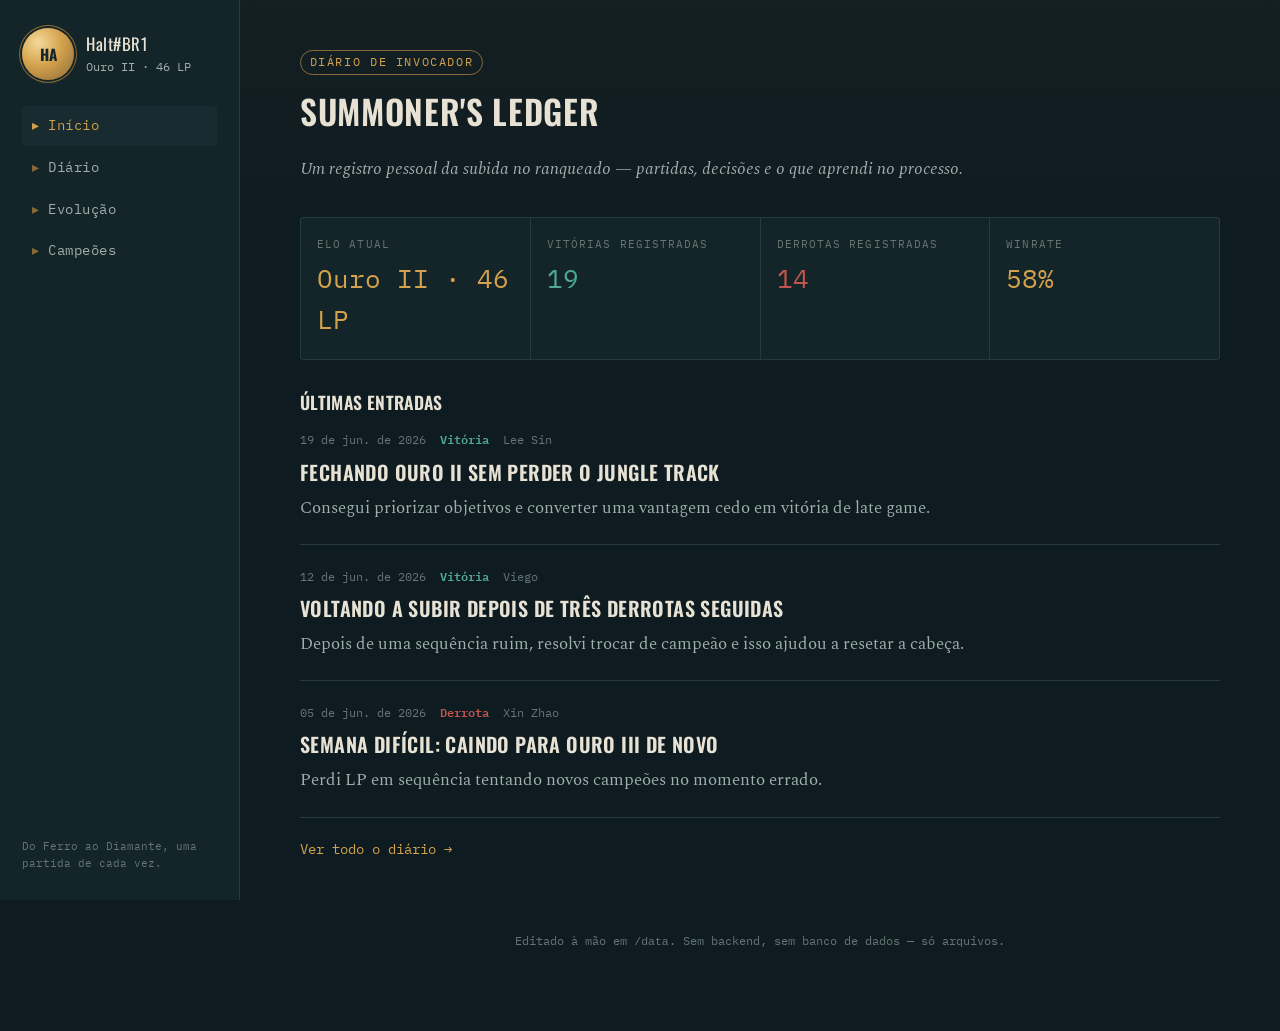
<file: index.html>
<!DOCTYPE html>
<html lang="pt-BR">
<head>
<meta charset="UTF-8">
<meta name="viewport" content="width=device-width, initial-scale=1.0">
<title>Summoner's Ledger — Diário de Progresso</title>
<link rel="preconnect" href="https://fonts.googleapis.com">
<link rel="preconnect" href="https://fonts.gstatic.com" crossorigin>
<link href="https://fonts.googleapis.com/css2?family=Oswald:wght@500;600;700&family=Spectral:ital,wght@0,400;0,600;1,400&family=IBM+Plex+Mono:wght@400;500&display=swap" rel="stylesheet">
<link rel="stylesheet" href="css/style.css">
</head>
<body>
<div class="shell">
  <div id="sidebar-mount"></div>
  <main>
    <div class="content-wrap">
      <span class="eyebrow">Diário de invocador</span>
      <h1 class="page-title">Summoner's Ledger</h1>
      <p class="page-sub">Um registro pessoal da subida no ranqueado — partidas, decisões e o que aprendi no processo.</p>

      <div id="snapshot" class="stat-row"></div>

      <h2 style="font-size:1.1rem; margin-bottom: 14px;">Últimas entradas</h2>
      <div id="latest-posts"></div>
      <p style="margin-top:18px;"><a href="posts.html" class="back-link">Ver todo o diário →</a></p>

      <div class="footnote">Editado à mão em <code>/data</code>. Sem backend, sem banco de dados — só arquivos.</div>
    </div>
  </main>
</div>

<script src="js/data.js"></script>
<script src="js/nav.js"></script>
<script>
async function init() {
  renderSidebar("index.html");

  const [posts, stats] = await Promise.all([loadPosts(), loadStats()]);
  const agg = computeAggregate(stats);
  const latestRank = stats[stats.length - 1];

  document.getElementById("snapshot").innerHTML = `
    <div class="stat-cell">
      <div class="label">Elo atual</div>
      <div class="value">${rankLabel(latestRank)}</div>
    </div>
    <div class="stat-cell">
      <div class="label">Vitórias registradas</div>
      <div class="value win">${agg.wins}</div>
    </div>
    <div class="stat-cell">
      <div class="label">Derrotas registradas</div>
      <div class="value loss">${agg.losses}</div>
    </div>
    <div class="stat-cell">
      <div class="label">Winrate</div>
      <div class="value">${agg.winrate}%</div>
    </div>
  `;

  const sorted = [...posts].sort((a, b) => b.date.localeCompare(a.date)).slice(0, 3);
  const container = document.getElementById("latest-posts");
  if (sorted.length === 0) {
    container.innerHTML = `<div class="empty">Nenhuma entrada ainda. Adicione uma em data/posts.json.</div>`;
    return;
  }
  container.innerHTML = sorted
    .map(
      (p) => `
    <article class="post-entry">
      <div class="meta">
        <span>${formatDate(p.date)}</span>
        <span class="result ${p.result}">${p.result === "win" ? "Vitória" : "Derrota"}</span>
        <span>${p.champion}</span>
      </div>
      <h3><a href="post.html?id=${encodeURIComponent(p.id)}">${p.title}</a></h3>
      <p class="summary">${p.summary}</p>
    </article>`
    )
    .join("");
}
init();
</script>
</body>
</html>
</file>
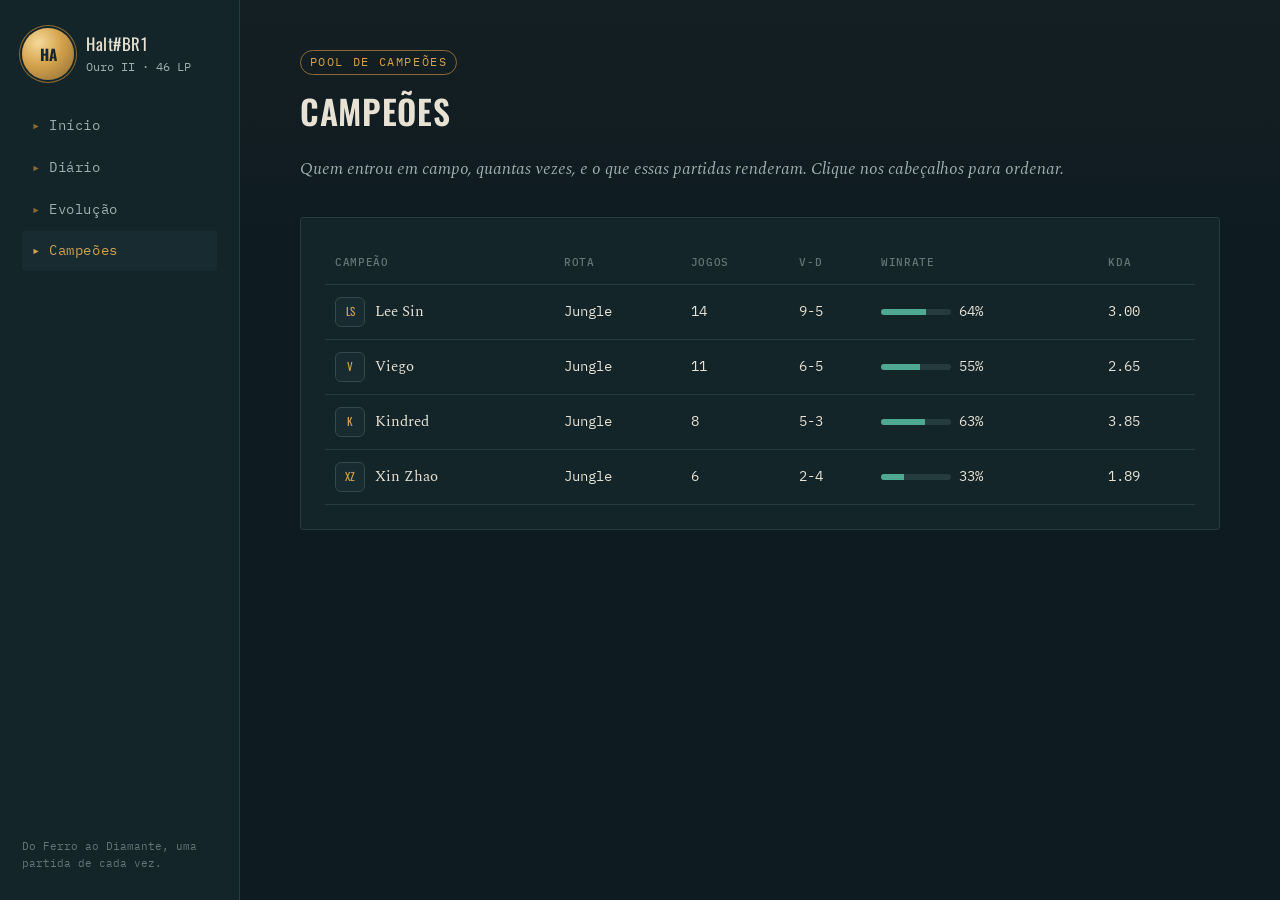
<file: champions.html>
<!DOCTYPE html>
<html lang="pt-BR">
<head>
<meta charset="UTF-8">
<meta name="viewport" content="width=device-width, initial-scale=1.0">
<title>Campeões — Summoner's Ledger</title>
<link rel="preconnect" href="https://fonts.googleapis.com">
<link rel="preconnect" href="https://fonts.gstatic.com" crossorigin>
<link href="https://fonts.googleapis.com/css2?family=Oswald:wght@500;600;700&family=Spectral:ital,wght@0,400;0,600;1,400&family=IBM+Plex+Mono:wght@400;500&display=swap" rel="stylesheet">
<link rel="stylesheet" href="css/style.css">
</head>
<body>
<div class="shell">
  <div id="sidebar-mount"></div>
  <main>
    <div class="content-wrap">
      <span class="eyebrow">Pool de campeões</span>
      <h1 class="page-title">Campeões</h1>
      <p class="page-sub">Quem entrou em campo, quantas vezes, e o que essas partidas renderam. Clique nos cabeçalhos para ordenar.</p>

      <div class="panel">
        <table class="champs">
          <thead>
            <tr>
              <th data-sort="name">Campeão</th>
              <th data-sort="role">Rota</th>
              <th data-sort="games">Jogos</th>
              <th data-sort="wins">V-D</th>
              <th data-sort="winrate">Winrate</th>
              <th data-sort="kda">KDA</th>
            </tr>
          </thead>
          <tbody id="champ-tbody"></tbody>
        </table>
        <div id="empty-state"></div>
      </div>
    </div>
  </main>
</div>

<script src="js/data.js"></script>
<script src="js/nav.js"></script>
<script src="js/champions.js"></script>
<script>
async function init() {
  renderSidebar("champions.html");
  CHAMPS = await loadChampions();
  if (!CHAMPS.length) {
    document.getElementById("empty-state").innerHTML = `<div class="empty">Nenhum campeão registrado ainda. Adicione em data/champions.json.</div>`;
    return;
  }
  initSorting();
  sortAndRender();
}
init();
</script>
</body>
</html>
</file>
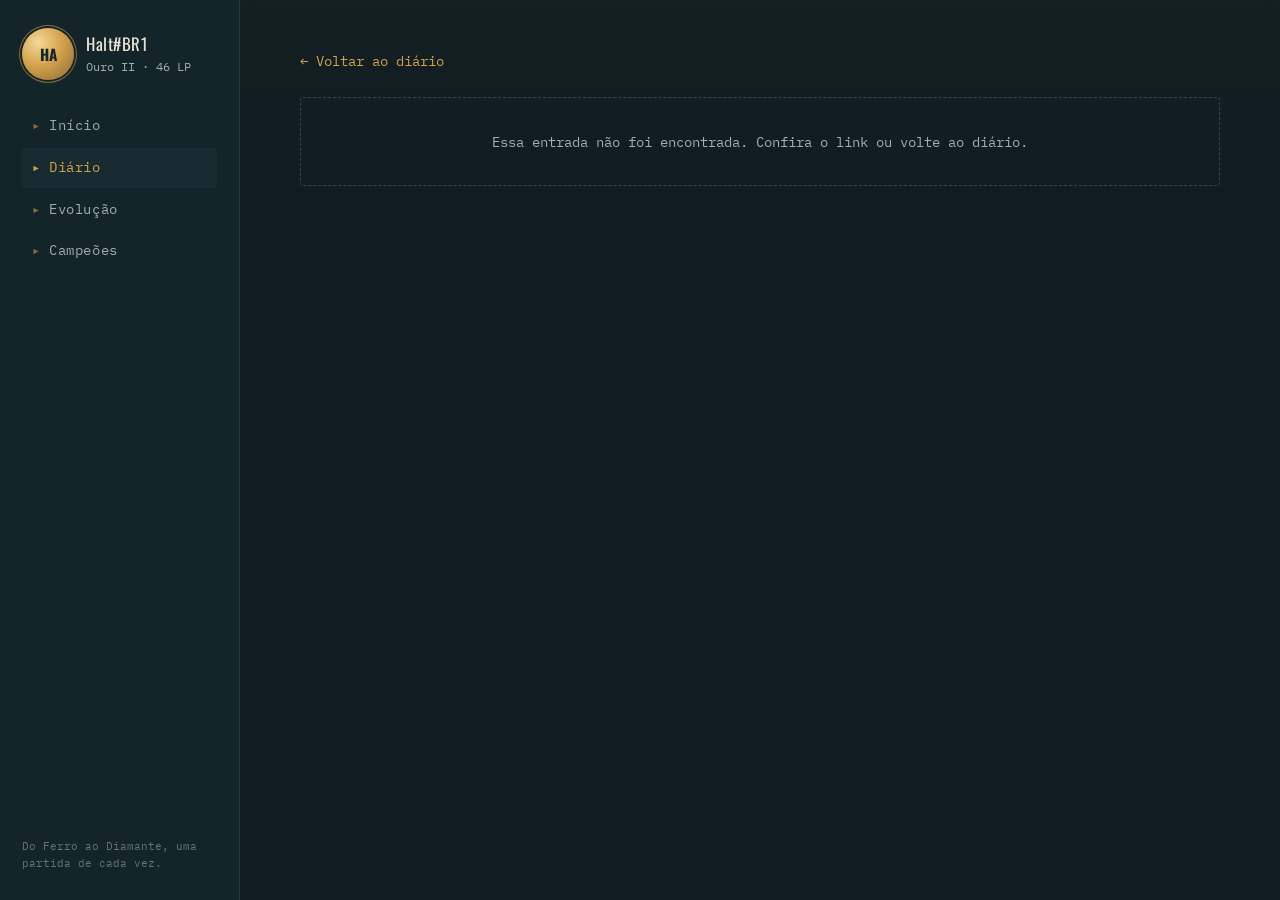
<file: post.html>
<!DOCTYPE html>
<html lang="pt-BR">
<head>
<meta charset="UTF-8">
<meta name="viewport" content="width=device-width, initial-scale=1.0">
<title>Entrada — Summoner's Ledger</title>
<link rel="preconnect" href="https://fonts.googleapis.com">
<link rel="preconnect" href="https://fonts.gstatic.com" crossorigin>
<link href="https://fonts.googleapis.com/css2?family=Oswald:wght@500;600;700&family=Spectral:ital,wght@0,400;0,600;1,400&family=IBM+Plex+Mono:wght@400;500&display=swap" rel="stylesheet">
<link rel="stylesheet" href="css/style.css">
</head>
<body>
<div class="shell">
  <div id="sidebar-mount"></div>
  <main>
    <div class="content-wrap" id="post-container">
      <a href="posts.html" class="back-link">← Voltar ao diário</a>
      <div class="empty">Carregando...</div>
    </div>
  </main>
</div>

<script src="js/data.js"></script>
<script src="js/nav.js"></script>
<script>
async function init() {
  renderSidebar("posts.html");

  const params = new URLSearchParams(location.search);
  const id = params.get("id");
  const posts = await loadPosts();
  const post = posts.find((p) => p.id === id);
  const container = document.getElementById("post-container");

  if (!post) {
    container.innerHTML = `
      <a href="posts.html" class="back-link">← Voltar ao diário</a>
      <div class="empty">Essa entrada não foi encontrada. Confira o link ou volte ao diário.</div>
    `;
    return;
  }

  document.title = `${post.title} — Summoner's Ledger`;

  container.innerHTML = `
    <a href="posts.html" class="back-link">← Voltar ao diário</a>
    <div class="meta" style="margin-bottom: 10px;">
      <span>${formatDate(post.date)}</span>
      <span class="result ${post.result}">${post.result === "win" ? "Vitória" : "Derrota"}</span>
      <span>${post.champion}</span>
    </div>
    <h1 class="page-title" style="font-size: 1.8rem;">${post.title}</h1>
    <div style="margin-bottom: 24px;">${(post.tags || []).map((t) => `<span class="tag">${t}</span>`).join("")}</div>
    <div class="post-body">
      ${post.content.map((para) => `<p>${para}</p>`).join("")}
    </div>
  `;
}
init();
</script>
</body>
</html>
</file>
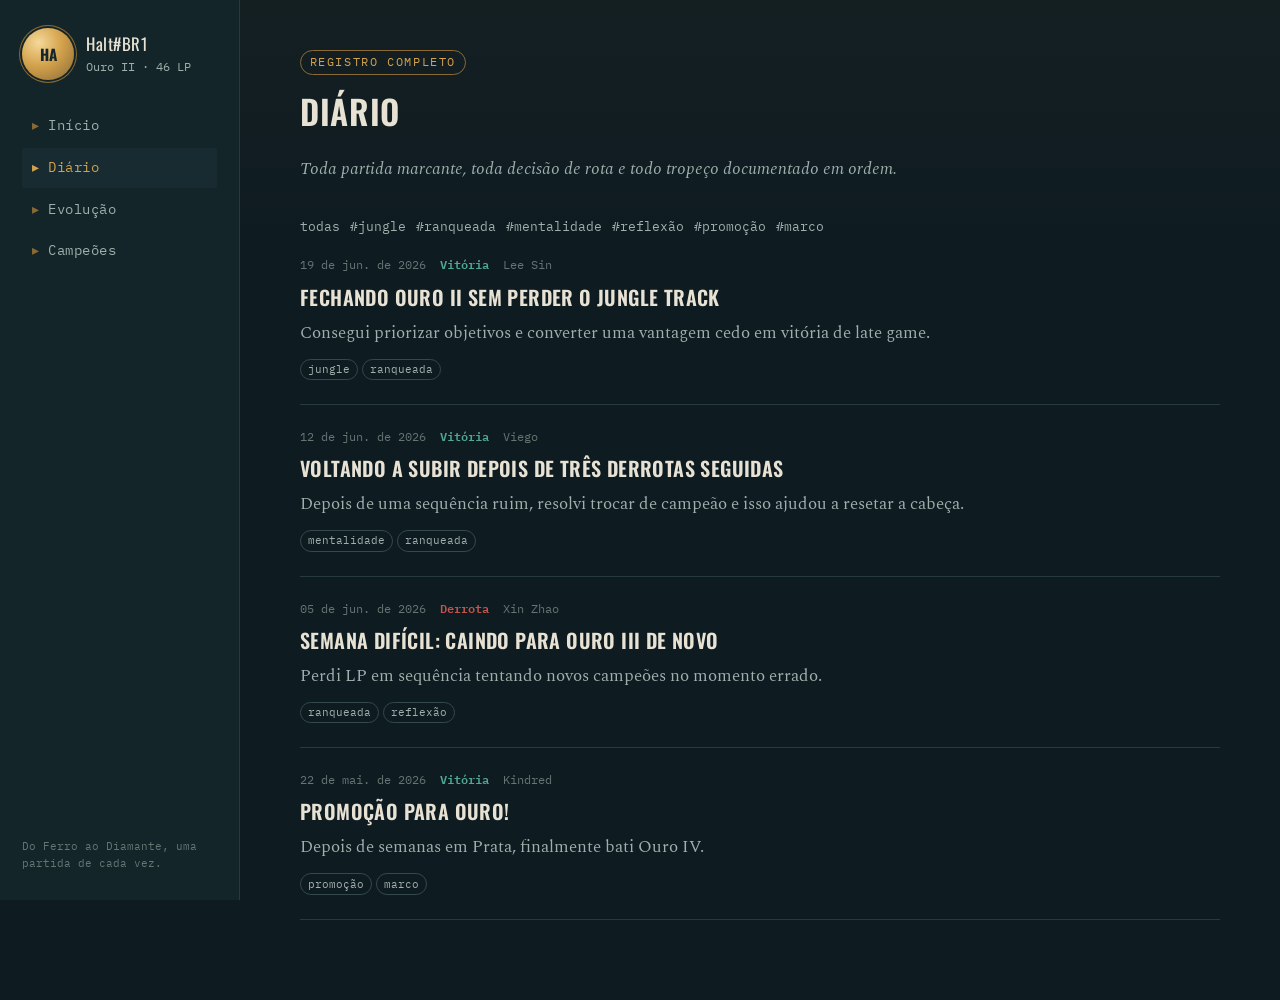
<file: posts.html>
<!DOCTYPE html>
<html lang="pt-BR">
<head>
<meta charset="UTF-8">
<meta name="viewport" content="width=device-width, initial-scale=1.0">
<title>Diário — Summoner's Ledger</title>
<link rel="preconnect" href="https://fonts.googleapis.com">
<link rel="preconnect" href="https://fonts.gstatic.com" crossorigin>
<link href="https://fonts.googleapis.com/css2?family=Oswald:wght@500;600;700&family=Spectral:ital,wght@0,400;0,600;1,400&family=IBM+Plex+Mono:wght@400;500&display=swap" rel="stylesheet">
<link rel="stylesheet" href="css/style.css">
</head>
<body>
<div class="shell">
  <div id="sidebar-mount"></div>
  <main>
    <div class="content-wrap">
      <span class="eyebrow">Registro completo</span>
      <h1 class="page-title">Diário</h1>
      <p class="page-sub">Toda partida marcante, toda decisão de rota e todo tropeço documentado em ordem.</p>

      <div id="filters" style="margin-bottom: 18px; font-family: var(--mono); font-size: 0.8rem;"></div>
      <div id="post-list"></div>
    </div>
  </main>
</div>

<script src="js/data.js"></script>
<script src="js/nav.js"></script>
<script>
let ALL_POSTS = [];
let ACTIVE_TAG = null;

function render() {
  const list = ACTIVE_TAG ? ALL_POSTS.filter((p) => p.tags?.includes(ACTIVE_TAG)) : ALL_POSTS;
  const container = document.getElementById("post-list");
  if (list.length === 0) {
    container.innerHTML = `<div class="empty">Nenhuma entrada encontrada para esse filtro.</div>`;
    return;
  }
  container.innerHTML = list
    .map(
      (p) => `
    <article class="post-entry">
      <div class="meta">
        <span>${formatDate(p.date)}</span>
        <span class="result ${p.result}">${p.result === "win" ? "Vitória" : "Derrota"}</span>
        <span>${p.champion}</span>
      </div>
      <h3><a href="post.html?id=${encodeURIComponent(p.id)}">${p.title}</a></h3>
      <p class="summary">${p.summary}</p>
      <div style="margin-top:8px;">${(p.tags || []).map((t) => `<span class="tag">${t}</span>`).join("")}</div>
    </article>`
    )
    .join("");
}

async function init() {
  renderSidebar("posts.html");
  ALL_POSTS = (await loadPosts()).sort((a, b) => b.date.localeCompare(a.date));

  const tags = [...new Set(ALL_POSTS.flatMap((p) => p.tags || []))];
  const filterBar = document.getElementById("filters");
  filterBar.innerHTML =
    `<a href="#" data-tag="" style="margin-right:10px; color: var(--ink-dim);">todas</a>` +
    tags.map((t) => `<a href="#" data-tag="${t}" style="margin-right:10px; color: var(--ink-dim);">#${t}</a>`).join("");
  filterBar.addEventListener("click", (e) => {
    if (e.target.tagName !== "A") return;
    e.preventDefault();
    ACTIVE_TAG = e.target.dataset.tag || null;
    render();
  });

  render();
}
init();
</script>
</body>
</html>
</file>
<file: css/style.css>
/* ============================================================
   TOKENS — "Summoner's Ledger"
   A coach's clipboard meets a rank-climb logbook.
   ============================================================ */
:root {
  --bg: #0E1B21;
  --bg-panel: #142529;
  --bg-panel-raised: #182b30;
  --ink: #E7E2D3;
  --ink-dim: #9FB0AC;
  --ink-faint: #647572;
  --gold: #D4A24C;
  --gold-dim: #8a6a35;
  --win: #4FA891;
  --loss: #C1554D;
  --rule: #263B3E;
  --rule-strong: #33494c;

  --display: "Oswald", "Arial Narrow", sans-serif;
  --body: "Spectral", Georgia, serif;
  --mono: "IBM Plex Mono", "Courier New", monospace;

  --radius: 3px;
  --maxw: 920px;
}

* { box-sizing: border-box; }

html { scroll-behavior: smooth; }

body {
  margin: 0;
  background:
    linear-gradient(180deg, rgba(212,162,76,0.03), transparent 240px),
    var(--bg);
  color: var(--ink);
  font-family: var(--body);
  font-size: 17px;
  line-height: 1.6;
  min-height: 100vh;
}

@media (prefers-reduced-motion: reduce) {
  html { scroll-behavior: auto; }
  * { animation: none !important; transition: none !important; }
}

a { color: var(--gold); text-decoration: none; }
a:hover { text-decoration: underline; }
a:focus-visible, button:focus-visible, input:focus-visible, textarea:focus-visible, select:focus-visible {
  outline: 2px solid var(--gold);
  outline-offset: 2px;
}

h1, h2, h3, h4 {
  font-family: var(--display);
  font-weight: 600;
  letter-spacing: 0.02em;
  text-transform: uppercase;
  color: var(--ink);
  margin: 0 0 0.5em;
}

.eyebrow {
  display: inline-block;
  font-family: var(--mono);
  font-size: 0.72rem;
  letter-spacing: 0.14em;
  text-transform: uppercase;
  color: var(--gold);
  border: 1px solid var(--gold-dim);
  border-radius: 999px;
  padding: 0.2em 0.75em;
  margin-bottom: 0.9em;
}

/* ---------- layout shell ---------- */
.shell {
  display: grid;
  grid-template-columns: 240px 1fr;
  min-height: 100vh;
}

@media (max-width: 780px) {
  .shell { grid-template-columns: 1fr; }
}

/* ---------- sidebar ---------- */
.sidebar {
  background: var(--bg-panel);
  border-right: 1px solid var(--rule);
  padding: 28px 22px;
  position: sticky;
  top: 0;
  height: 100vh;
  display: flex;
  flex-direction: column;
  gap: 26px;
}

@media (max-width: 780px) {
  .sidebar {
    position: static;
    height: auto;
    border-right: none;
    border-bottom: 1px solid var(--rule);
  }
}

.summoner-card {
  display: flex;
  align-items: center;
  gap: 12px;
}

.rank-badge {
  width: 52px;
  height: 52px;
  border-radius: 50%;
  background: radial-gradient(circle at 32% 28%, #f4d999, var(--gold) 45%, var(--gold-dim) 100%);
  box-shadow: 0 0 0 2px var(--bg-panel), 0 0 0 3px var(--gold-dim);
  display: flex;
  align-items: center;
  justify-content: center;
  font-family: var(--display);
  font-weight: 700;
  font-size: 0.95rem;
  color: #16262d;
  flex: none;
}

.summoner-name {
  font-family: var(--display);
  font-size: 1.05rem;
  letter-spacing: 0.03em;
}
.summoner-rank {
  font-family: var(--mono);
  font-size: 0.78rem;
  color: var(--ink-dim);
}

nav.mainnav { display: flex; flex-direction: column; gap: 2px; }
nav.mainnav a {
  color: var(--ink-dim);
  font-family: var(--mono);
  font-size: 0.85rem;
  letter-spacing: 0.04em;
  padding: 9px 10px;
  border-radius: var(--radius);
  text-decoration: none;
}
nav.mainnav a::before { content: "▸ "; color: var(--gold-dim); }
nav.mainnav a:hover, nav.mainnav a.active {
  background: var(--bg-panel-raised);
  color: var(--gold);
}
nav.mainnav a.active::before { color: var(--gold); }

.sidebar-footer {
  margin-top: auto;
  font-family: var(--mono);
  font-size: 0.7rem;
  color: var(--ink-faint);
  line-height: 1.5;
}

/* ---------- main content ---------- */
main {
  padding: 48px 32px 80px;
}
.content-wrap {
  max-width: var(--maxw);
  margin: 0 auto;
}

.page-title { font-size: 2.1rem; margin-bottom: 0.25em; }
.page-sub { color: var(--ink-dim); font-family: var(--body); font-style: italic; margin-bottom: 2em; }

/* ---------- ledger panel (card) ---------- */
.panel {
  background: var(--bg-panel);
  border: 1px solid var(--rule);
  border-radius: var(--radius);
  padding: 24px;
}

.panel + .panel { margin-top: 20px; }

/* ---------- stat readout row ---------- */
.stat-row {
  display: grid;
  grid-template-columns: repeat(auto-fit, minmax(140px, 1fr));
  gap: 1px;
  background: var(--rule);
  border: 1px solid var(--rule);
  border-radius: var(--radius);
  overflow: hidden;
  margin-bottom: 28px;
}
.stat-cell {
  background: var(--bg-panel);
  padding: 18px 16px;
}
.stat-cell .label {
  font-family: var(--mono);
  font-size: 0.68rem;
  letter-spacing: 0.1em;
  text-transform: uppercase;
  color: var(--ink-faint);
  margin-bottom: 6px;
}
.stat-cell .value {
  font-family: var(--mono);
  font-size: 1.6rem;
  color: var(--gold);
}
.stat-cell .value.win { color: var(--win); }
.stat-cell .value.loss { color: var(--loss); }

/* ---------- post list ---------- */
.post-entry {
  border-bottom: 1px solid var(--rule);
  padding: 22px 0;
}
.post-entry:first-child { padding-top: 0; }
.post-entry .meta {
  font-family: var(--mono);
  font-size: 0.75rem;
  color: var(--ink-faint);
  display: flex;
  gap: 14px;
  margin-bottom: 6px;
  flex-wrap: wrap;
}
.post-entry .meta .result { font-weight: 600; }
.post-entry .meta .result.win { color: var(--win); }
.post-entry .meta .result.loss { color: var(--loss); }
.post-entry h3 { font-size: 1.25rem; margin-bottom: 0.35em; }
.post-entry h3 a { color: var(--ink); }
.post-entry h3 a:hover { color: var(--gold); }
.post-entry p.summary { color: var(--ink-dim); margin: 0; }

.tag {
  display: inline-block;
  font-family: var(--mono);
  font-size: 0.68rem;
  color: var(--ink-dim);
  border: 1px solid var(--rule-strong);
  border-radius: 999px;
  padding: 0.1em 0.65em;
  margin-right: 4px;
}

/* ---------- single post ---------- */
.post-body p { margin: 0 0 1.1em; }
.post-body { font-size: 1.05rem; }
.back-link { font-family: var(--mono); font-size: 0.85rem; display: inline-block; margin-bottom: 24px; }

/* ---------- champions table ---------- */
table.champs {
  width: 100%;
  border-collapse: collapse;
  font-family: var(--mono);
  font-size: 0.85rem;
}
table.champs th, table.champs td {
  text-align: left;
  padding: 12px 10px;
  border-bottom: 1px solid var(--rule);
}
table.champs th {
  color: var(--ink-faint);
  font-weight: 500;
  text-transform: uppercase;
  letter-spacing: 0.06em;
  font-size: 0.7rem;
  cursor: pointer;
  user-select: none;
}
table.champs th:hover { color: var(--gold); }
table.champs tbody tr:hover { background: var(--bg-panel-raised); }
.champ-name-cell { display: flex; align-items: center; gap: 10px; font-family: var(--body); font-size: 0.95rem; }
.champ-icon {
  width: 30px; height: 30px; border-radius: 6px;
  border: 1px solid var(--rule-strong);
  object-fit: cover;
  background: var(--bg-panel-raised);
  flex: none;
}
.champ-icon-fallback {
  width: 30px; height: 30px; border-radius: 6px;
  border: 1px solid var(--rule-strong);
  background: var(--bg-panel-raised);
  display: flex; align-items: center; justify-content: center;
  font-family: var(--display); font-size: 0.7rem; color: var(--gold);
  flex: none;
}
.wr-bar-track { width: 70px; height: 6px; background: var(--rule); border-radius: 3px; overflow: hidden; }
.wr-bar-fill { height: 100%; background: var(--win); }

/* ---------- the ladder (signature element, stats page) ---------- */
.ladder-wrap { display: flex; justify-content: center; padding: 10px 0 6px; }

/* ---------- charts ---------- */
.chart-box { position: relative; height: 280px; margin-top: 10px; }

/* ---------- empty state ---------- */
.empty {
  border: 1px dashed var(--rule-strong);
  border-radius: var(--radius);
  padding: 32px;
  text-align: center;
  color: var(--ink-dim);
  font-family: var(--mono);
  font-size: 0.9rem;
}

/* ---------- footer note ---------- */
.footnote {
  margin-top: 48px;
  font-family: var(--mono);
  font-size: 0.72rem;
  color: var(--ink-faint);
  text-align: center;
}
</file>
